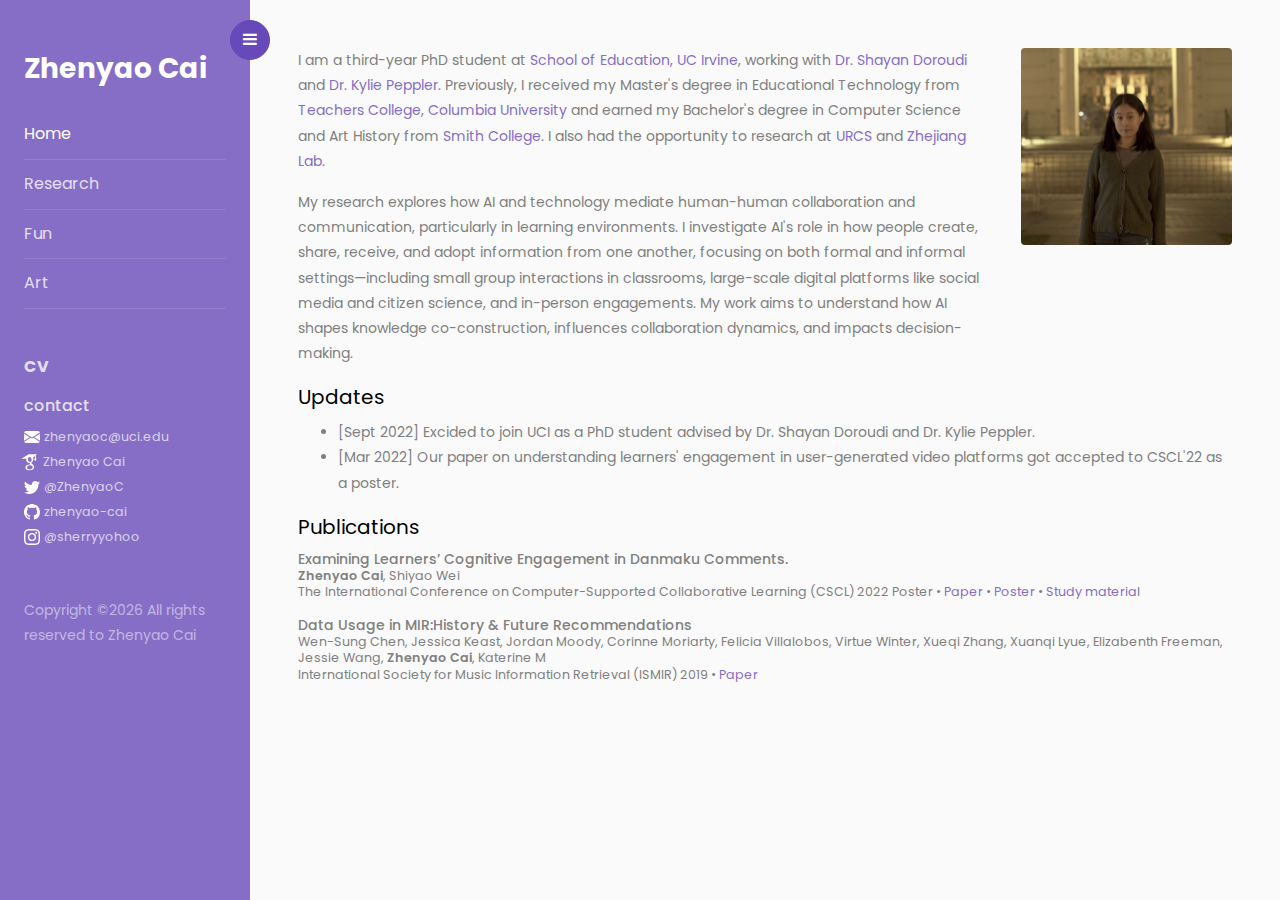
<file: index.html>
<!doctype html>
<html lang="en">
  <head>
  	<title>Zhenyao Cai</title>
    <meta charset="utf-8">
	<meta name="viewport" content="width=device-width, initial-scale=1, shrink-to-fit=no">
    <meta name="description" content="Zhenyao Cai is a PhD student at UC Irvine doing research in Educational Technology,  Human-Computer Interaction, Learning Analytics, and Computer-Supported Cooperative Learning.">
    <meta name="google-site-verification" content="rVnuIRYs2YvLeyt1aRFhB-Tp7AZNnEi5dQWVwfLexxQ" />
    <link href="https://fonts.googleapis.com/css?family=Poppins:300,400,500,600,700,800,900" rel="stylesheet">
	<link rel="stylesheet" href="https://stackpath.bootstrapcdn.com/font-awesome/4.7.0/css/font-awesome.min.css">
	<link rel="stylesheet" href="css/style.css">
	<link rel="stylesheet" href="css/main.css">
  </head>
  <body>
		
		<div class="wrapper d-flex align-items-stretch">
			<nav id="sidebar">
				<div class="custom-menu">
					<button type="button" id="sidebarCollapse" class="btn btn-primary" onclick="openNav()">
						<i class="fa fa-bars"></i>
						<span class="sr-only">Toggle Menu</span>
	        		</button>
        		</div>
				<div class="p-4 pt-5">
		  			<h3><a href="zhenyao-cai.github.io" class="logo">Zhenyao Cai</a></h3>
	       			 <ul class="list-unstyled components mb-5">
	          			<li class="active">
							<a href="zhenyao-cai.github.io">Home</a>
	          			</li>
	         			 <li>
	              			<a href="research.html">Research</a>
	          			</li>
			   			<li>
			  				<a href="fun.html">Fun</a>
	          			</li>
	          			<li>
              				<a href="art.html">Art</a>
	          			</li>
	        		</ul>
	        		<div class="mb-1">
						<a href="https://docs.google.com/document/d/1QBH0iCd8wVEYf1yAxKc5_ZMV6Z26frF0rEcZ8SMQSXg/edit?usp=sharing"><h3 class="h6">CV</h3></a>
					</div>
					<div class="mb-5 contact">
						<h6 class="h6">contact</h6>
						<div>
							<svg xmlns="http://www.w3.org/2000/svg" width="16" height="16" fill="currentColor" class="bi bi-envelope-fill" viewBox="0 0 16 16">
								<path d="M.05 3.555A2 2 0 0 1 2 2h12a2 2 0 0 1 1.95 1.555L8 8.414.05 3.555ZM0 4.697v7.104l5.803-3.558L0 4.697ZM6.761 8.83l-6.57 4.027A2 2 0 0 0 2 14h12a2 2 0 0 0 1.808-1.144l-6.57-4.027L8 9.586l-1.239-.757Zm3.436-.586L16 11.801V4.697l-5.803 3.546Z"/>
								</svg>
								<a href = "mailto: zhenyaoc@uci.edu"> zhenyaoc@uci.edu</a>
						</div>
						<div>
							<svg xmlns="http://www.w3.org/2000/svg" xmlns:xlink="http://www.w3.org/1999/xlink" width="20" transform="translate(-5,0)" zoomAndPan="magnify" viewBox="0 0 30 30.000001" height="20" preserveAspectRatio="xMidYMid meet" version="1.0">
								<defs><clipPath id="id1">
									<path d="M 3.386719 3 L 27.339844 3 L 27.339844 28 L 3.386719 28 Z M 3.386719 3 " clip-rule="nonzero"/></clipPath></defs>
									<g clip-path="url(#id1)"><path fill="#fff" d="M 14.660156 3.25 L 3.386719 10.308594 L 11.125 10.308594 C 11.097656 10.417969 11.050781 10.515625 11.027344 10.625 C 10.960938 10.964844 10.910156 11.34375 10.910156 11.734375 C 10.910156 16.773438 16.054688 16.207031 16.054688 16.207031 L 16.054688 17.492188 C 16.054688 18.011719 16.734375 17.832031 16.816406 18.890625 C 16.476562 18.890625 9.691406 18.695312 9.691406 23.277344 C 9.691406 27.882812 15.679688 27.65625 15.679688 27.65625 C 15.679688 27.65625 22.59375 27.964844 22.59375 22.273438 C 22.597656 18.871094 18.636719 17.765625 18.636719 16.398438 C 18.636719 15.015625 21.621094 14.609375 21.621094 11.375 C 21.621094 9.960938 21.523438 8.953125 20.890625 8.238281 C 20.84375 8.1875 20.808594 8.152344 20.761719 8.121094 C 20.75 8.109375 20.738281 8.101562 20.726562 8.09375 L 20.898438 8.09375 L 23.816406 5.902344 L 23.816406 8.898438 C 23.816406 8.953125 23.820312 9.007812 23.832031 9.0625 C 23.609375 9.1875 23.429688 9.363281 23.300781 9.585938 C 23.171875 9.808594 23.109375 10.050781 23.113281 10.308594 L 23.113281 11.722656 C 23.109375 11.910156 23.144531 12.09375 23.214844 12.269531 C 23.285156 12.445312 23.386719 12.597656 23.515625 12.734375 C 23.648438 12.867188 23.804688 12.972656 23.976562 13.042969 C 24.152344 13.117188 24.332031 13.152344 24.519531 13.152344 C 24.710938 13.152344 24.890625 13.117188 25.066406 13.042969 C 25.238281 12.972656 25.390625 12.867188 25.523438 12.734375 C 25.65625 12.597656 25.757812 12.445312 25.828125 12.269531 C 25.898438 12.09375 25.933594 11.910156 25.929688 11.722656 L 25.929688 10.308594 C 25.933594 10.050781 25.871094 9.808594 25.742188 9.585938 C 25.613281 9.363281 25.433594 9.1875 25.207031 9.0625 C 25.21875 9.007812 25.226562 8.953125 25.226562 8.898438 L 25.226562 4.839844 L 27.339844 3.25 Z M 15.632812 7.5625 C 16.039062 7.542969 16.445312 7.640625 16.835938 7.863281 C 17.125 8.007812 17.402344 8.21875 17.644531 8.480469 C 18.148438 8.984375 18.570312 9.714844 18.796875 10.578125 C 19.332031 12.625 18.636719 14.597656 17.191406 14.96875 C 15.765625 15.375 14.171875 14.039062 13.621094 12.007812 C 13.378906 11.015625 13.410156 10.054688 13.6875 9.292969 C 13.691406 9.28125 13.695312 9.273438 13.699219 9.265625 C 13.703125 9.261719 13.710938 9.257812 13.714844 9.253906 C 13.792969 8.953125 13.921875 8.679688 14.082031 8.457031 C 14.371094 8.035156 14.753906 7.746094 15.226562 7.617188 C 15.363281 7.585938 15.496094 7.566406 15.632812 7.5625 Z M 16.183594 19.75 C 18.566406 19.570312 20.597656 20.886719 20.746094 22.675781 C 20.84375 24.449219 19.007812 26.027344 16.605469 26.1875 C 14.222656 26.351562 12.160156 25.050781 12.046875 23.277344 C 11.933594 21.492188 13.78125 19.929688 16.183594 19.75 Z M 16.183594 19.75 " fill-opacity="1" fill-rule="nonzero"/>
									</g>
							</svg>
							<a href = "https://scholar.google.com/citations?hl=en&user=I8AknPMAAAAJ" style="margin-left:-5px">Zhenyao Cai</a>
						</div>
						<div>
							<svg xmlns="http://www.w3.org/2000/svg" width="16" height="16" fill="currentColor" class="bi bi-twitter" viewBox="0 0 16 16">
								<path d="M5.026 15c6.038 0 9.341-5.003 9.341-9.334 0-.14 0-.282-.006-.422A6.685 6.685 0 0 0 16 3.542a6.658 6.658 0 0 1-1.889.518 3.301 3.301 0 0 0 1.447-1.817 6.533 6.533 0 0 1-2.087.793A3.286 3.286 0 0 0 7.875 6.03a9.325 9.325 0 0 1-6.767-3.429 3.289 3.289 0 0 0 1.018 4.382A3.323 3.323 0 0 1 .64 6.575v.045a3.288 3.288 0 0 0 2.632 3.218 3.203 3.203 0 0 1-.865.115 3.23 3.23 0 0 1-.614-.057 3.283 3.283 0 0 0 3.067 2.277A6.588 6.588 0 0 1 .78 13.58a6.32 6.32 0 0 1-.78-.045A9.344 9.344 0 0 0 5.026 15z"/>
							</svg>
							<a href = "https://twitter.com/ZhenyaoC">@ZhenyaoC</a>
						</div>
						<div class="contact-sub">
							<svg xmlns="http://www.w3.org/2000/svg" width="16" height="16" fill="currentColor" class="bi bi-github" viewBox="0 0 16 16">
								<path d="M8 0C3.58 0 0 3.58 0 8c0 3.54 2.29 6.53 5.47 7.59.4.07.55-.17.55-.38 0-.19-.01-.82-.01-1.49-2.01.37-2.53-.49-2.69-.94-.09-.23-.48-.94-.82-1.13-.28-.15-.68-.52-.01-.53.63-.01 1.08.58 1.23.82.72 1.21 1.87.87 2.33.66.07-.52.28-.87.51-1.07-1.78-.2-3.64-.89-3.64-3.95 0-.87.31-1.59.82-2.15-.08-.2-.36-1.02.08-2.12 0 0 .67-.21 2.2.82.64-.18 1.32-.27 2-.27.68 0 1.36.09 2 .27 1.53-1.04 2.2-.82 2.2-.82.44 1.1.16 1.92.08 2.12.51.56.82 1.27.82 2.15 0 3.07-1.87 3.75-3.65 3.95.29.25.54.73.54 1.48 0 1.07-.01 1.93-.01 2.2 0 .21.15.46.55.38A8.012 8.012 0 0 0 16 8c0-4.42-3.58-8-8-8z"/>
							</svg>
							<a href = "https://github.com/zhenyao-cai">zhenyao-cai</a>
						</div>
						<div>
							<svg xmlns="http://www.w3.org/2000/svg" width="16" height="16" fill="currentColor" class="bi bi-instagram" viewBox="0 0 16 16">
								<path d="M8 0C5.829 0 5.556.01 4.703.048 3.85.088 3.269.222 2.76.42a3.917 3.917 0 0 0-1.417.923A3.927 3.927 0 0 0 .42 2.76C.222 3.268.087 3.85.048 4.7.01 5.555 0 5.827 0 8.001c0 2.172.01 2.444.048 3.297.04.852.174 1.433.372 1.942.205.526.478.972.923 1.417.444.445.89.719 1.416.923.51.198 1.09.333 1.942.372C5.555 15.99 5.827 16 8 16s2.444-.01 3.298-.048c.851-.04 1.434-.174 1.943-.372a3.916 3.916 0 0 0 1.416-.923c.445-.445.718-.891.923-1.417.197-.509.332-1.09.372-1.942C15.99 10.445 16 10.173 16 8s-.01-2.445-.048-3.299c-.04-.851-.175-1.433-.372-1.941a3.926 3.926 0 0 0-.923-1.417A3.911 3.911 0 0 0 13.24.42c-.51-.198-1.092-.333-1.943-.372C10.443.01 10.172 0 7.998 0h.003zm-.717 1.442h.718c2.136 0 2.389.007 3.232.046.78.035 1.204.166 1.486.275.373.145.64.319.92.599.28.28.453.546.598.92.11.281.24.705.275 1.485.039.843.047 1.096.047 3.231s-.008 2.389-.047 3.232c-.035.78-.166 1.203-.275 1.485a2.47 2.47 0 0 1-.599.919c-.28.28-.546.453-.92.598-.28.11-.704.24-1.485.276-.843.038-1.096.047-3.232.047s-2.39-.009-3.233-.047c-.78-.036-1.203-.166-1.485-.276a2.478 2.478 0 0 1-.92-.598 2.48 2.48 0 0 1-.6-.92c-.109-.281-.24-.705-.275-1.485-.038-.843-.046-1.096-.046-3.233 0-2.136.008-2.388.046-3.231.036-.78.166-1.204.276-1.486.145-.373.319-.64.599-.92.28-.28.546-.453.92-.598.282-.11.705-.24 1.485-.276.738-.034 1.024-.044 2.515-.045v.002zm4.988 1.328a.96.96 0 1 0 0 1.92.96.96 0 0 0 0-1.92zm-4.27 1.122a4.109 4.109 0 1 0 0 8.217 4.109 4.109 0 0 0 0-8.217zm0 1.441a2.667 2.667 0 1 1 0 5.334 2.667 2.667 0 0 1 0-5.334z"/>
							</svg>
							<a href = "https://www.instagram.com/sherryyohoo/">@sherryyohoo</a>
						</div>
					</div>

					<div class="footer">
						<p>
							Copyright &copy;<script>document.write(new Date().getFullYear());</script> All rights reserved to Zhenyao Cai
						</p>
					</div>

	      		</div>
    		</nav>

        <!-- Page Content  -->
      <div id="content" class="p-4 p-md-5 pt-5">
		<div class="row">
			<div class="col-9">
				<p>I am a third-year PhD student at <a href="https://education.uci.edu/">School of Education, UC Irvine</a>, working with <a href="https://sites.google.com/uci.edu/shayan-doroudi">Dr. Shayan Doroudi</a> and <a href="https://creativitylabs.com">Dr. Kylie Peppler</a>. Previously, I received my Master's degree in Educational Technology from <a href="https://www.tc.columbia.edu/mathematics-science-and-technology/communication-media-and-learning-technologies-design/degrees--requirements/instructional-technology-and-media-ma/">Teachers College, Columbia University</a> and earned my Bachelor's degree in 
					Computer Science and Art History from <a href="https://www.smith.edu/academics/computer-science">Smith College</a>. I also had the opportunity to research at <a href="https://www.cs.rochester.edu/">URCS</a> and <a href="https://en.zhejianglab.com/">Zhejiang Lab</a>.</p>		
				<p>My research explores how AI and technology mediate human-human collaboration and communication, particularly in learning environments. I investigate AI's role in how people create, share, receive, and adopt information from one another, focusing on both formal and informal settings—including small group interactions in classrooms, large-scale digital platforms like social media and citizen science, and in-person engagements. My work aims to understand how AI shapes knowledge co-construction, influences collaboration dynamics, and impacts decision-making.</p>
					
			</div>
			<div class="col">
				<img src="images/profile-2.jpg" class="img-fluid  rounded" alt="Responsive image" >
			</div>
		</div>
		<h5 class="mb-2">Updates</h5>
		<ul>
			<li>[Sept 2022] Excided to join UCI as a PhD student advised by Dr. Shayan Doroudi and Dr. Kylie Peppler.</li>
			<li>[Mar 2022] Our paper on understanding learners' engagement in user-generated video platforms got accepted to CSCL'22 as a poster.</li>
		</ul>
		<h5 class="mb-2">Publications</h5>
		<div class="pub">
			<div class = "title">
				Examining Learners’ Cognitive Engagement in Danmaku Comments.
			</div>
			<div class = "author">
				<b style="font-weight:600">Zhenyao Cai</b>, Shiyao Wei
			</div>
			<div class = "venue">
				The International Conference on Computer-Supported Collaborative Learning (CSCL) 2022 Poster
				•
				<a href=documents/zcai_cscl2022.pdf>Paper</a> • 
				<a href=documents/isls-poster.pdf>Poster</a> •
				<a href=documents/Danmaku_suppmaterial.zip>Study material</a>
			</div>
		</div>
		<div class="pub">
			<div class = "title">
				Data Usage in MIR:History & Future Recommendations
			</div>
			<div class = "author">
				Wen-Sung Chen, Jessica Keast, Jordan Moody, Corinne Moriarty, Felicia Villalobos, Virtue
Winter, Xueqi Zhang, Xuanqi Lyue, Elizabenth Freeman, Jessie Wang, <b style="font-weight:600">Zhenyao Cai</b>, Katerine M
			</div>
			<div class = "venue">
				International Society for Music Information Retrieval (ISMIR) 2019
				•
				<a href=https://archives.ismir.net/ismir2019/paper/000001.pdf>Paper</a> 
			</div>
		</div>

	</div>
		</div>

    <script src="js/jquery.min.js"></script>
    <script src="js/popper.js"></script>
    <script src="js/bootstrap.min.js"></script>
    <script src="js/main.js"></script>
  </body>
</html>
</file>
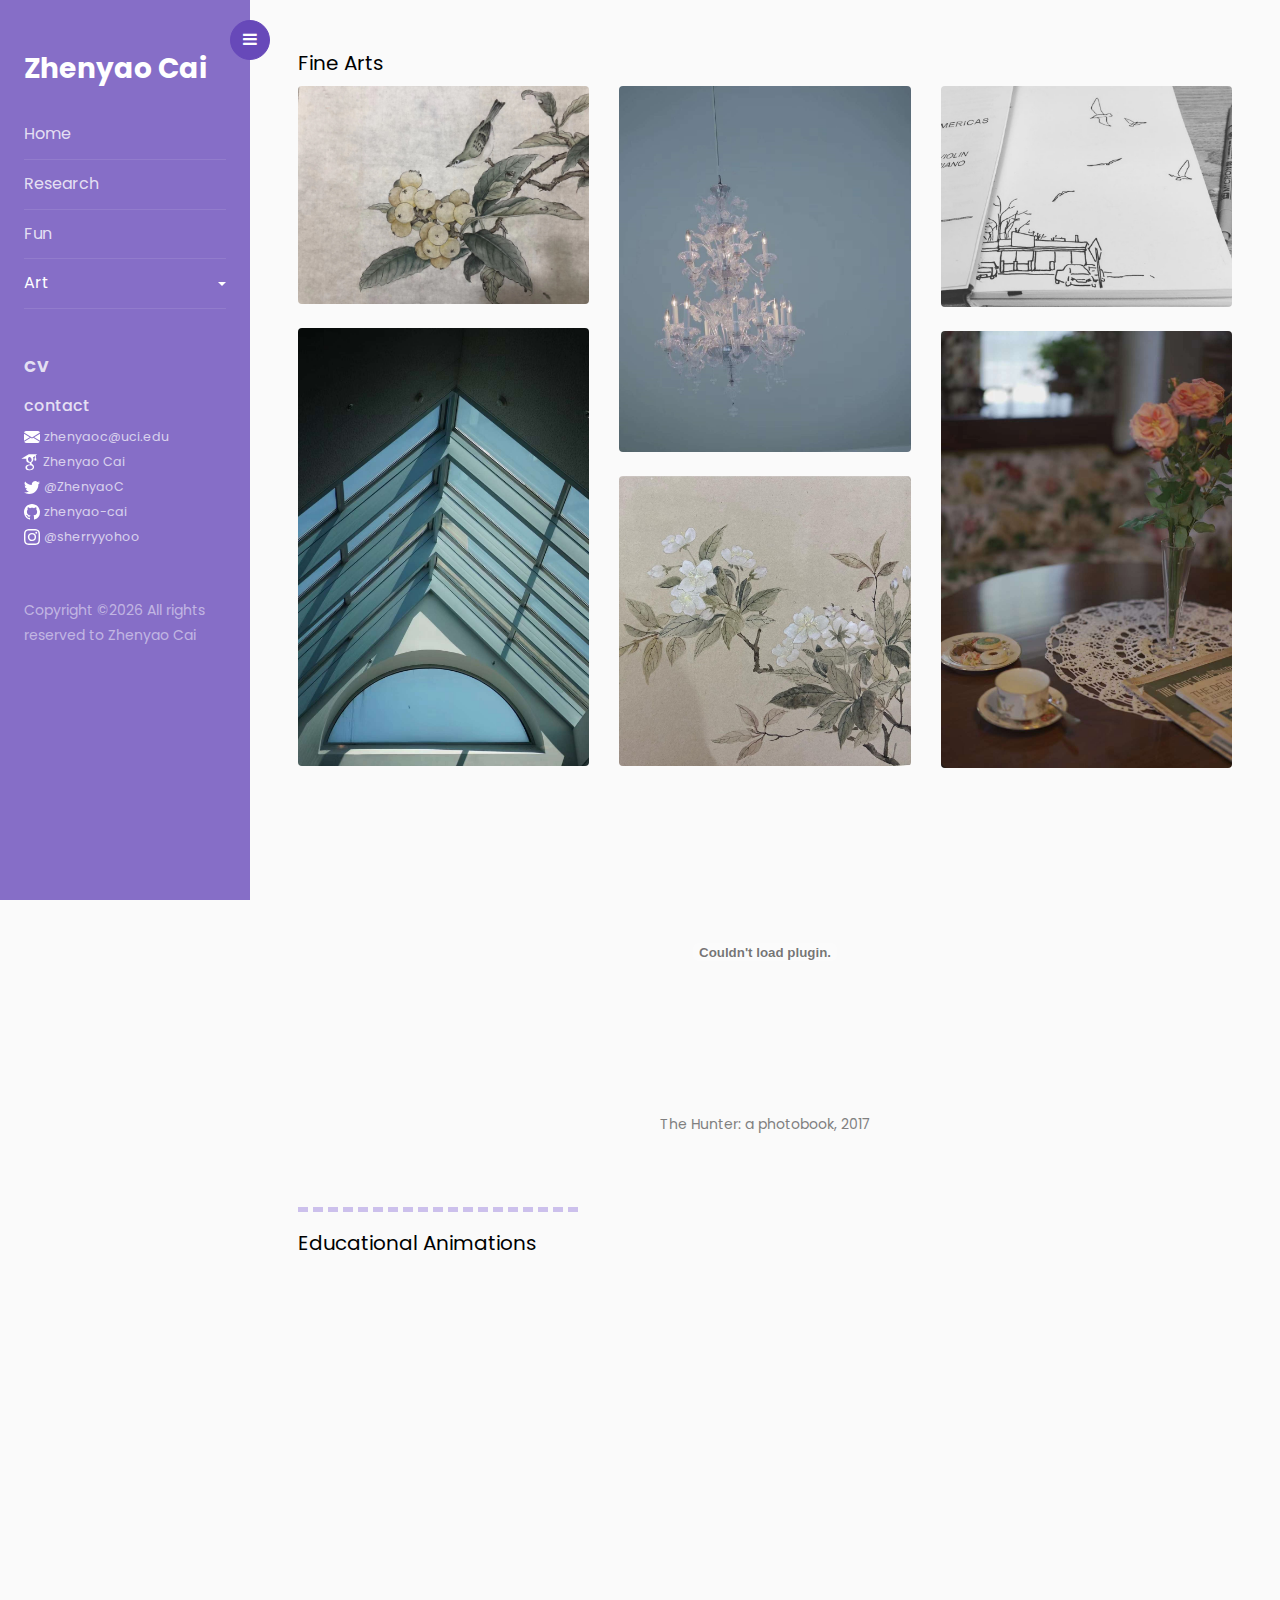
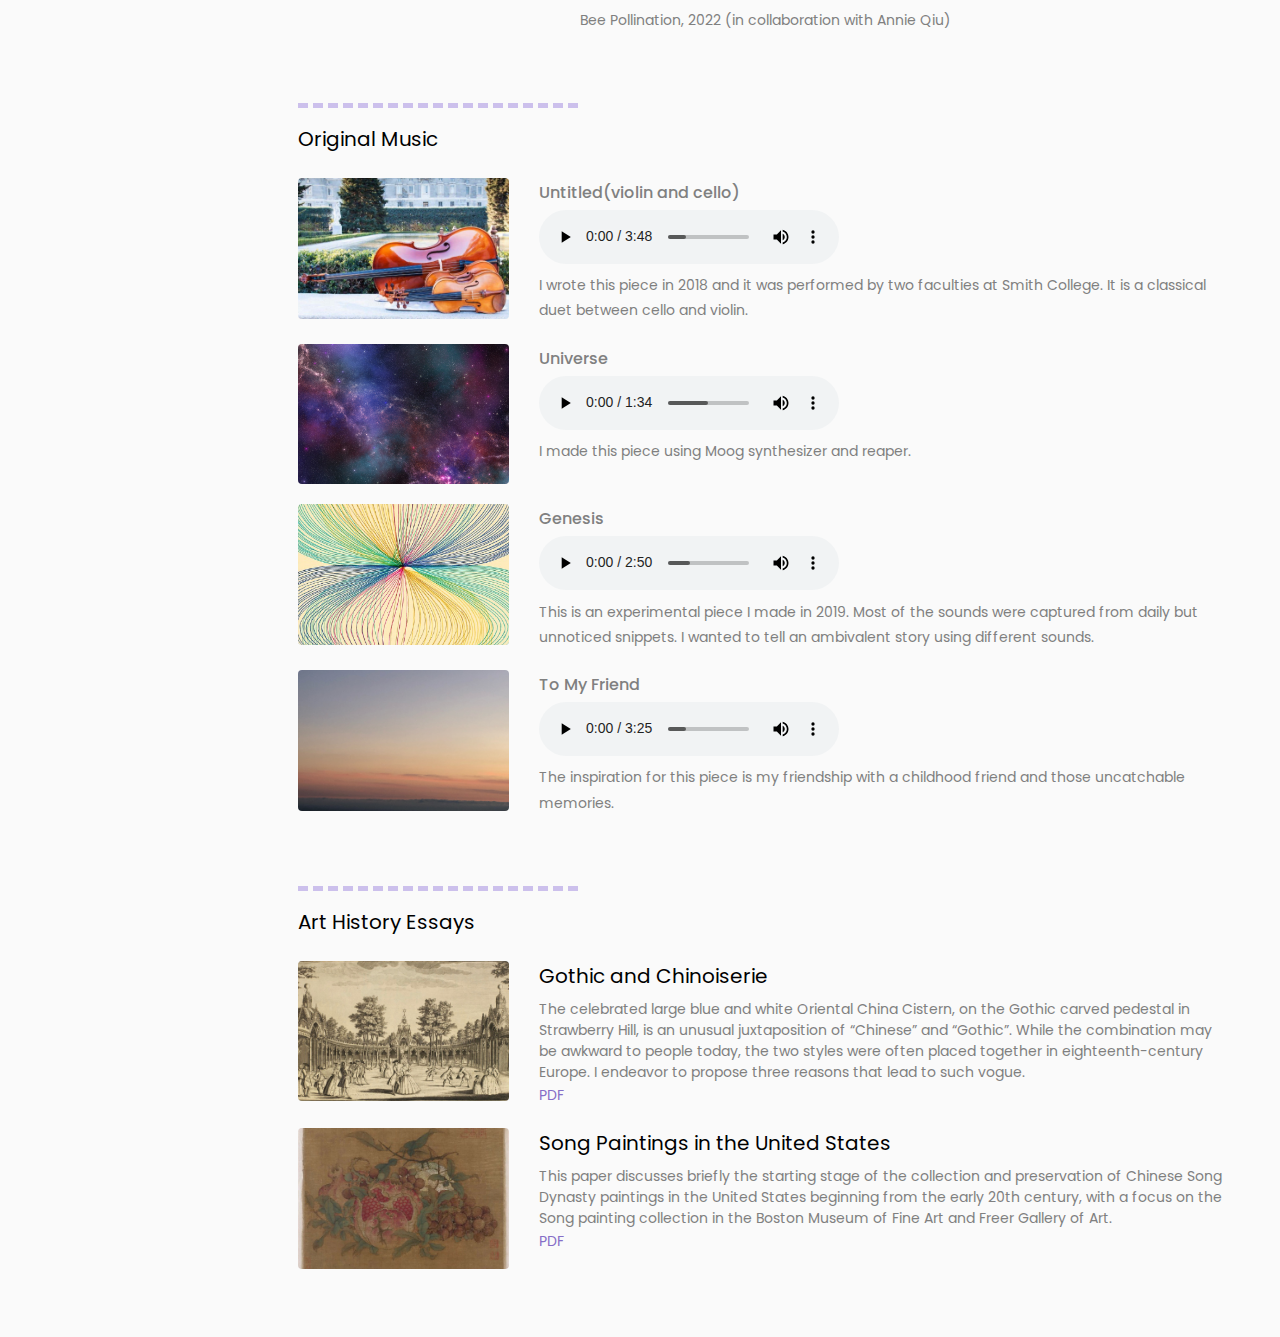
<file: art.html>
<!doctype html>
<html lang="en">
  <head>
  	<title>Zhenyao Cai</title>
    <meta charset="utf-8">
    <meta name="viewport" content="width=device-width, initial-scale=1, shrink-to-fit=no">

    <link href="https://fonts.googleapis.com/css?family=Poppins:300,400,500,600,700,800,900" rel="stylesheet">
	<link rel="stylesheet" href="https://stackpath.bootstrapcdn.com/font-awesome/4.7.0/css/font-awesome.min.css">
	<link rel="stylesheet" href="css/style.css">
	<link rel="stylesheet" href="css/main.css">
  </head>
  <body>
		
		<div class="wrapper d-flex align-items-stretch">
			<nav id="sidebar">
				<div class="custom-menu">
					<button type="button" id="sidebarCollapse" class="btn btn-primary" onclick="openNav()">
						<i class="fa fa-bars"></i>
						<span class="sr-only">Toggle Menu</span>
	        		</button>
        		</div>
				<div class="p-4 pt-5">
		  			<h3><a href="index.html" class="logo">Zhenyao Cai</a></h3>
	       			 <ul class="list-unstyled components mb-5">
	          			<li>
							<a href="index.html">Home</a>
	          			</li>
	         			 <li>
	              			<a href="research.html">Research</a>
	          			</li>
			   			<li>
			  				<a href="fun.html">Fun</a>
	          			</li>
	          			<li class="active">
							<a href="#artSubmenu" data-toggle="collapse" aria-expanded="false" class="dropdown-toggle">Art</a>
							<ul class="collapse list-unstyled" id="artSubmenu">
							  <li>
								  <a href="art.html#finearts">Fine Arts</a>
							  </li>
							  <li>
								  <a href="art.html#animation">Educational Animations</a>
							  </li>
							  <li>
								  <a href="art.html#music">Music</a>
							  </li>
							  <li>
									<a href="art.html#essay">Essays</a>
							 </li>
							</ul>
	          			</li>
	        		</ul>
	        		<div class="mb-1">
						<a href="https://docs.google.com/document/d/1QBH0iCd8wVEYf1yAxKc5_ZMV6Z26frF0rEcZ8SMQSXg/edit?usp=sharing"><h3 class="h6">CV</h3></a>
					</div>
					<div class="mb-5 contact">
						<h6 class="h6">contact</h6>
						<div>
							<svg xmlns="http://www.w3.org/2000/svg" width="16" height="16" fill="currentColor" class="bi bi-envelope-fill" viewBox="0 0 16 16">
								<path d="M.05 3.555A2 2 0 0 1 2 2h12a2 2 0 0 1 1.95 1.555L8 8.414.05 3.555ZM0 4.697v7.104l5.803-3.558L0 4.697ZM6.761 8.83l-6.57 4.027A2 2 0 0 0 2 14h12a2 2 0 0 0 1.808-1.144l-6.57-4.027L8 9.586l-1.239-.757Zm3.436-.586L16 11.801V4.697l-5.803 3.546Z"/>
								</svg>
								<a href = "mailto: zhenyaoc@uci.edu"> zhenyaoc@uci.edu</a>
						</div>
						<div>
							<svg xmlns="http://www.w3.org/2000/svg" xmlns:xlink="http://www.w3.org/1999/xlink" width="20" transform="translate(-5,0)" zoomAndPan="magnify" viewBox="0 0 30 30.000001" height="20" preserveAspectRatio="xMidYMid meet" version="1.0">
								<defs><clipPath id="id1">
									<path d="M 3.386719 3 L 27.339844 3 L 27.339844 28 L 3.386719 28 Z M 3.386719 3 " clip-rule="nonzero"/></clipPath></defs>
									<g clip-path="url(#id1)"><path fill="#fff" d="M 14.660156 3.25 L 3.386719 10.308594 L 11.125 10.308594 C 11.097656 10.417969 11.050781 10.515625 11.027344 10.625 C 10.960938 10.964844 10.910156 11.34375 10.910156 11.734375 C 10.910156 16.773438 16.054688 16.207031 16.054688 16.207031 L 16.054688 17.492188 C 16.054688 18.011719 16.734375 17.832031 16.816406 18.890625 C 16.476562 18.890625 9.691406 18.695312 9.691406 23.277344 C 9.691406 27.882812 15.679688 27.65625 15.679688 27.65625 C 15.679688 27.65625 22.59375 27.964844 22.59375 22.273438 C 22.597656 18.871094 18.636719 17.765625 18.636719 16.398438 C 18.636719 15.015625 21.621094 14.609375 21.621094 11.375 C 21.621094 9.960938 21.523438 8.953125 20.890625 8.238281 C 20.84375 8.1875 20.808594 8.152344 20.761719 8.121094 C 20.75 8.109375 20.738281 8.101562 20.726562 8.09375 L 20.898438 8.09375 L 23.816406 5.902344 L 23.816406 8.898438 C 23.816406 8.953125 23.820312 9.007812 23.832031 9.0625 C 23.609375 9.1875 23.429688 9.363281 23.300781 9.585938 C 23.171875 9.808594 23.109375 10.050781 23.113281 10.308594 L 23.113281 11.722656 C 23.109375 11.910156 23.144531 12.09375 23.214844 12.269531 C 23.285156 12.445312 23.386719 12.597656 23.515625 12.734375 C 23.648438 12.867188 23.804688 12.972656 23.976562 13.042969 C 24.152344 13.117188 24.332031 13.152344 24.519531 13.152344 C 24.710938 13.152344 24.890625 13.117188 25.066406 13.042969 C 25.238281 12.972656 25.390625 12.867188 25.523438 12.734375 C 25.65625 12.597656 25.757812 12.445312 25.828125 12.269531 C 25.898438 12.09375 25.933594 11.910156 25.929688 11.722656 L 25.929688 10.308594 C 25.933594 10.050781 25.871094 9.808594 25.742188 9.585938 C 25.613281 9.363281 25.433594 9.1875 25.207031 9.0625 C 25.21875 9.007812 25.226562 8.953125 25.226562 8.898438 L 25.226562 4.839844 L 27.339844 3.25 Z M 15.632812 7.5625 C 16.039062 7.542969 16.445312 7.640625 16.835938 7.863281 C 17.125 8.007812 17.402344 8.21875 17.644531 8.480469 C 18.148438 8.984375 18.570312 9.714844 18.796875 10.578125 C 19.332031 12.625 18.636719 14.597656 17.191406 14.96875 C 15.765625 15.375 14.171875 14.039062 13.621094 12.007812 C 13.378906 11.015625 13.410156 10.054688 13.6875 9.292969 C 13.691406 9.28125 13.695312 9.273438 13.699219 9.265625 C 13.703125 9.261719 13.710938 9.257812 13.714844 9.253906 C 13.792969 8.953125 13.921875 8.679688 14.082031 8.457031 C 14.371094 8.035156 14.753906 7.746094 15.226562 7.617188 C 15.363281 7.585938 15.496094 7.566406 15.632812 7.5625 Z M 16.183594 19.75 C 18.566406 19.570312 20.597656 20.886719 20.746094 22.675781 C 20.84375 24.449219 19.007812 26.027344 16.605469 26.1875 C 14.222656 26.351562 12.160156 25.050781 12.046875 23.277344 C 11.933594 21.492188 13.78125 19.929688 16.183594 19.75 Z M 16.183594 19.75 " fill-opacity="1" fill-rule="nonzero"/>
									</g>
							</svg>
							<a href = "https://scholar.google.com/citations?hl=en&user=I8AknPMAAAAJ" style="margin-left:-5px">Zhenyao Cai</a>
						</div>
						<div>
							<svg xmlns="http://www.w3.org/2000/svg" width="16" height="16" fill="currentColor" class="bi bi-twitter" viewBox="0 0 16 16">
								<path d="M5.026 15c6.038 0 9.341-5.003 9.341-9.334 0-.14 0-.282-.006-.422A6.685 6.685 0 0 0 16 3.542a6.658 6.658 0 0 1-1.889.518 3.301 3.301 0 0 0 1.447-1.817 6.533 6.533 0 0 1-2.087.793A3.286 3.286 0 0 0 7.875 6.03a9.325 9.325 0 0 1-6.767-3.429 3.289 3.289 0 0 0 1.018 4.382A3.323 3.323 0 0 1 .64 6.575v.045a3.288 3.288 0 0 0 2.632 3.218 3.203 3.203 0 0 1-.865.115 3.23 3.23 0 0 1-.614-.057 3.283 3.283 0 0 0 3.067 2.277A6.588 6.588 0 0 1 .78 13.58a6.32 6.32 0 0 1-.78-.045A9.344 9.344 0 0 0 5.026 15z"/>
							</svg>
							<a href = "https://twitter.com/ZhenyaoC">@ZhenyaoC</a>
						</div>
						<div class="contact-sub">
							<svg xmlns="http://www.w3.org/2000/svg" width="16" height="16" fill="currentColor" class="bi bi-github" viewBox="0 0 16 16">
								<path d="M8 0C3.58 0 0 3.58 0 8c0 3.54 2.29 6.53 5.47 7.59.4.07.55-.17.55-.38 0-.19-.01-.82-.01-1.49-2.01.37-2.53-.49-2.69-.94-.09-.23-.48-.94-.82-1.13-.28-.15-.68-.52-.01-.53.63-.01 1.08.58 1.23.82.72 1.21 1.87.87 2.33.66.07-.52.28-.87.51-1.07-1.78-.2-3.64-.89-3.64-3.95 0-.87.31-1.59.82-2.15-.08-.2-.36-1.02.08-2.12 0 0 .67-.21 2.2.82.64-.18 1.32-.27 2-.27.68 0 1.36.09 2 .27 1.53-1.04 2.2-.82 2.2-.82.44 1.1.16 1.92.08 2.12.51.56.82 1.27.82 2.15 0 3.07-1.87 3.75-3.65 3.95.29.25.54.73.54 1.48 0 1.07-.01 1.93-.01 2.2 0 .21.15.46.55.38A8.012 8.012 0 0 0 16 8c0-4.42-3.58-8-8-8z"/>
							</svg>
							<a href = "https://github.com/zhenyao-cai">zhenyao-cai</a>
						</div>
						<div>
							<svg xmlns="http://www.w3.org/2000/svg" width="16" height="16" fill="currentColor" class="bi bi-instagram" viewBox="0 0 16 16">
								<path d="M8 0C5.829 0 5.556.01 4.703.048 3.85.088 3.269.222 2.76.42a3.917 3.917 0 0 0-1.417.923A3.927 3.927 0 0 0 .42 2.76C.222 3.268.087 3.85.048 4.7.01 5.555 0 5.827 0 8.001c0 2.172.01 2.444.048 3.297.04.852.174 1.433.372 1.942.205.526.478.972.923 1.417.444.445.89.719 1.416.923.51.198 1.09.333 1.942.372C5.555 15.99 5.827 16 8 16s2.444-.01 3.298-.048c.851-.04 1.434-.174 1.943-.372a3.916 3.916 0 0 0 1.416-.923c.445-.445.718-.891.923-1.417.197-.509.332-1.09.372-1.942C15.99 10.445 16 10.173 16 8s-.01-2.445-.048-3.299c-.04-.851-.175-1.433-.372-1.941a3.926 3.926 0 0 0-.923-1.417A3.911 3.911 0 0 0 13.24.42c-.51-.198-1.092-.333-1.943-.372C10.443.01 10.172 0 7.998 0h.003zm-.717 1.442h.718c2.136 0 2.389.007 3.232.046.78.035 1.204.166 1.486.275.373.145.64.319.92.599.28.28.453.546.598.92.11.281.24.705.275 1.485.039.843.047 1.096.047 3.231s-.008 2.389-.047 3.232c-.035.78-.166 1.203-.275 1.485a2.47 2.47 0 0 1-.599.919c-.28.28-.546.453-.92.598-.28.11-.704.24-1.485.276-.843.038-1.096.047-3.232.047s-2.39-.009-3.233-.047c-.78-.036-1.203-.166-1.485-.276a2.478 2.478 0 0 1-.92-.598 2.48 2.48 0 0 1-.6-.92c-.109-.281-.24-.705-.275-1.485-.038-.843-.046-1.096-.046-3.233 0-2.136.008-2.388.046-3.231.036-.78.166-1.204.276-1.486.145-.373.319-.64.599-.92.28-.28.546-.453.92-.598.282-.11.705-.24 1.485-.276.738-.034 1.024-.044 2.515-.045v.002zm4.988 1.328a.96.96 0 1 0 0 1.92.96.96 0 0 0 0-1.92zm-4.27 1.122a4.109 4.109 0 1 0 0 8.217 4.109 4.109 0 0 0 0-8.217zm0 1.441a2.667 2.667 0 1 1 0 5.334 2.667 2.667 0 0 1 0-5.334z"/>
							</svg>
							<a href = "https://www.instagram.com/sherryyohoo/">@sherryyohoo</a>
						</div>
					</div>

					<div class="footer">
						<p>
							Copyright &copy;<script>document.write(new Date().getFullYear());</script> All rights reserved to Zhenyao Cai
						</p>
					</div>

	      		</div>
    		</nav>

        <!-- Page Content  -->
		<div id="content" class="p-4 p-md-5 pt-5">
			<section>
				<div id="finearts">
					<h5 class="mb-2">Fine Arts</h5>
					<!-- Gallery -->
					<div class="row">
						<div class="col-lg-4 col-md-12 mb-4 mb-lg-0">
						<img
							src="images/art/pipa.jpg"
							class="w-100 shadow-1-strong rounded mb-4"
							alt="Chinese Fine painting"
						/>
					
						<img
							src="images/art/ceiling.jpg"
							class="w-100 shadow-1-strong rounded mb-4"
							alt="Wintry Mountain Landscape"
						/>
						</div>
					
						<div class="col-lg-4 mb-4 mb-lg-0">
						<img
							src="images/art/light.jpg"
							class="w-100 shadow-1-strong rounded mb-4"
							alt="Glassy Lights in the Dark"
						/>
					
						<img
							src="images/art/whiteflower.jpg"
							class="w-100 shadow-1-strong rounded mb-4"
							alt="Chinese Fine painting"
						/>
						</div>
					
						<div class="col-lg-4 mb-4 mb-lg-0">
						<img
							src="images/art/birdillustration.jpg"
							class="w-100 shadow-1-strong rounded mb-4"
							alt="Illustration at Smith College"
						/>
					
						<img
							src="images/art/cofferose.jpg"
							class="w-100 shadow-1-strong rounded mb-4"
							alt="Morning Coffe and Rose"
						/>
						</div>
					</div>
					<!-- Gallery -->
					<div>
						<div class="d-flex justify-content-center embed-responsive embed-responsive-21by9 "style="width:80%; margin: 0 auto;">
							<embed src="documents/art/photobook.pdf"/>
						</div>
						<div class="d-flex justify-content-center">
							The Hunter: a photobook, 2017
						</div>
					</div>
				</div>
				<hr id="animation">
				<div >
					<h5 class="mb-4" id="animation">Educational Animations</h5>
					<div class="embed-responsive embed-responsive-16by9" style="width:60%; margin: 0 auto;">
						<iframe width="560" height="315" src="https://www.youtube.com/embed/videoseries?list=PL92jTnXi9Pg3oOmobNrtVuyjNji0CXM2w" title="YouTube video player" frameborder="0" allow="accelerometer; autoplay; clipboard-write; encrypted-media; gyroscope; picture-in-picture" allowfullscreen></iframe>
					</div>
					<div class="d-flex justify-content-center" style="margin-top: 10px;">
						Bee Pollination, 2022 (in collaboration with Annie Qiu)
					</div>
				</div>
				<hr id="music">
				<div>
					<h5 class="mb-4">Original Music</h5>
					<div class="project-entry">
						<div class="row">
							<div class="col-lg-3 col-md-2">
								<img src="images/art/duet.jpg" class="img-fluid  rounded">
							</div>
							<div class="col-lg-9 col-sm-6 col-md-10">
								<figure>
									<h6 style="margin-top: 5px;">Untitled(violin and cello)</h6>
									<audio controls="controls">
										<source src="documents/art/untitled.mp3" type="audio/mpeg">
									</audio>	
								</figure>
								<div style="margin-top: -15px;">
									I wrote this piece in 2018 and it was performed by two faculties at Smith College. It is a classical duet between cello and violin. 
								</div>
							</div>
						</div>
					</div>
					<div class="project-entry">
						<div class="row">
							<div class="col-lg-3 col-md-2">
								<img src="images/art/universe.jpg" class="img-fluid  rounded">
							</div>
							<div class="col-lg-9 col-sm-6 col-md-10">
								<figure>
									<h6 style="margin-top: 5px;">Universe</h6>
									<audio controls="controls">
										<source src="documents/art/universe.mp3" type="audio/mpeg">
									</audio>	
								</figure>
								<div style="margin-top: -15px;">
									I made this piece using Moog synthesizer and reaper.
								</div>
							</div>
						</div>
					</div>
					<div class="project-entry">
						<div class="row">
							<div class="col-lg-3 col-md-2">
								<img src="images/art/genesis.jpg" class="img-fluid  rounded">
							</div>
							<div class="col-lg-9 col-sm-6 col-md-10">
								<figure>
									<h6 style="margin-top: 5px;">Genesis</h6>
									<audio controls="controls">
										<source src="documents/art/genesis.mp3" type="audio/mpeg">
									</audio>	
								</figure>
								<div style="margin-top: -15px;">
									This is an experimental piece I made in 2019. Most of the sounds were captured from daily but unnoticed snippets. I wanted to tell an ambivalent story using different sounds.
								</div>
							</div>
						</div>
					</div>
					<div class="project-entry">
						<div class="row">
							<div class="col-lg-3 col-md-2">
								<img src="images/art/friend.jpg" class="img-fluid  rounded">
							</div>
							<div class="col-lg-9 col-sm-6 col-md-10">
								<figure>
									<h6 style="margin-top: 5px;">To My Friend</h6>
									<audio controls="controls">
										<source src="documents/art/friend.mp3" type="audio/mpeg">
									</audio>	
								</figure>
								<div style="margin-top: -15px;">
									The inspiration for this piece is my friendship with a childhood friend and those uncatchable memories. 
								</div>
							</div>
						</div>
					</div>
				</div>
				<hr id="essay">
				<div>
					<h5 class="mb-4" id="essay">Art History Essays</h5>
					<div class="project-entry">
						<div class="row">
							<div class="col-lg-3 col-md-4">
								<img src="images/art/gothic.jpg" class="img-fluid  rounded">
							</div>
							<div class="col-lg-9 col-sm-6 col-md-8">
								<h5> Gothic and Chinoiserie </h5>
								<div class="description">
									The celebrated large blue and white Oriental China Cistern, on the Gothic carved pedestal in Strawberry Hill, is an unusual juxtaposition of “Chinese” and “Gothic”. While the combination may be awkward to people today, the two styles were often placed together in eighteenth-century Europe. I endeavor to propose three reasons that lead to such vogue. 
								</div>
								<div>
									<a href=documents/art/gothic.pdf>PDF</a>
								</div>
							</div>
						</div>
					</div>
					<div class="project-entry">
						<div class="row">
							<div class="col-lg-3 col-md-4">
								<img src="images/art/songpaintings.jpg" class="img-fluid  rounded">
							</div>
							<div class="col-lg-9 col-sm-6 col-md-8">
								<h5> Song Paintings in the United States </h5>
								<div class="description">
									This paper discusses briefly the starting stage of the collection and preservation of Chinese Song Dynasty paintings in the United States beginning from the early 20th century, with a focus on the Song painting collection in the Boston Museum of Fine Art and Freer Gallery of Art. 
								</div>
								<div>
									<a href=documents/art/songpaintings.pdf>PDF</a>
								</div>
							</div>
						</div>
					</div>
				</div>
			</section>
		</div>
	</div>

    <script src="js/jquery.min.js"></script>
    <script src="js/popper.js"></script>
    <script src="js/bootstrap.min.js"></script>
    <script src="js/main.js"></script>
  </body>
</html>
</file>
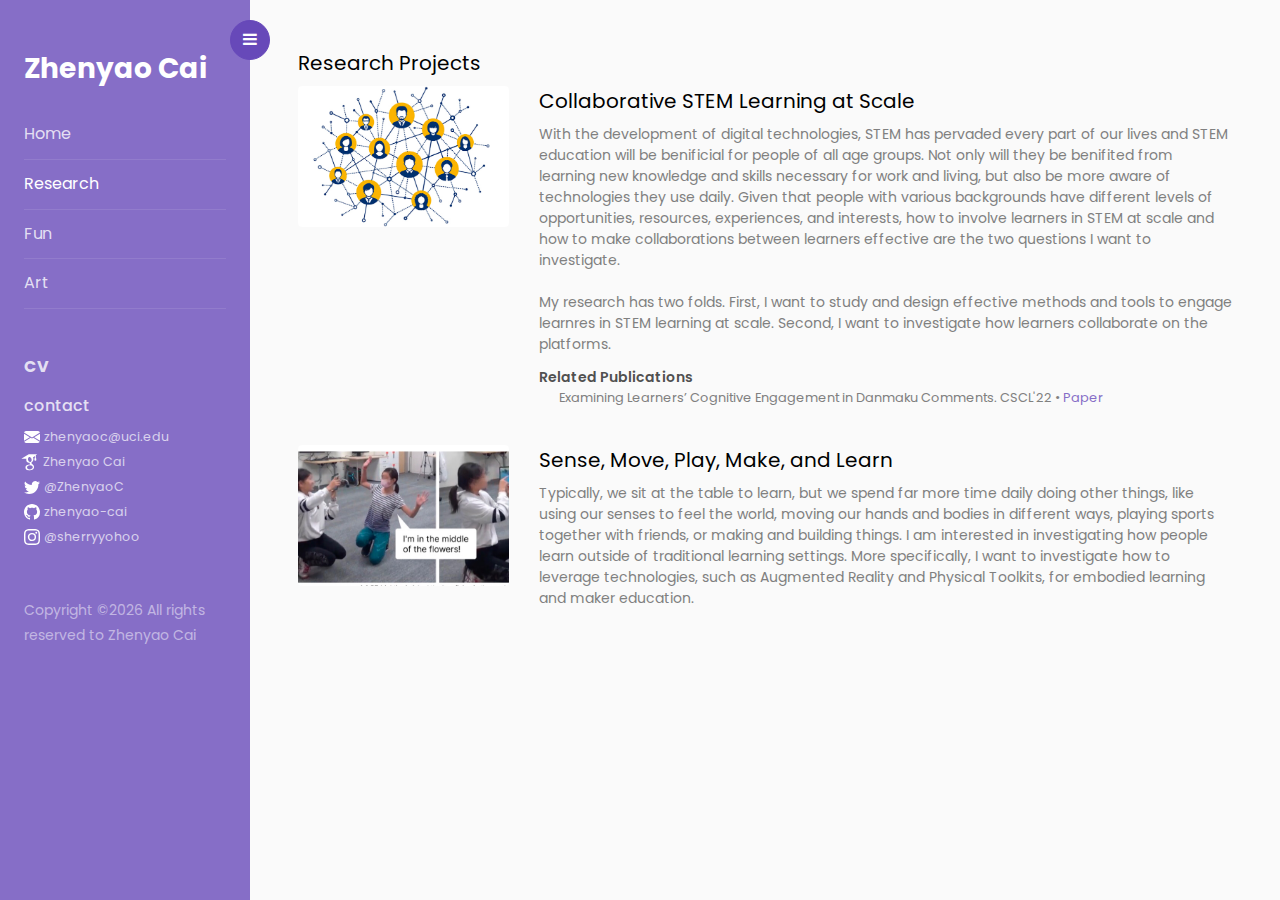
<file: research.html>
<!doctype html>
<html lang="en">
  <head>
  	<title>Zhenyao Cai</title>
    <meta charset="utf-8">
    <meta name="viewport" content="width=device-width, initial-scale=1, shrink-to-fit=no">

    <link href="https://fonts.googleapis.com/css?family=Poppins:300,400,500,600,700,800,900" rel="stylesheet">
	<link rel="stylesheet" href="https://stackpath.bootstrapcdn.com/font-awesome/4.7.0/css/font-awesome.min.css">
	<link rel="stylesheet" href="css/style.css">
	<link rel="stylesheet" href="css/main.css">
  </head>
  <body>
		
		<div class="wrapper d-flex align-items-stretch">
			<nav id="sidebar">
				<div class="custom-menu">
					<button type="button" id="sidebarCollapse" class="btn btn-primary" onclick="openNav()">
						<i class="fa fa-bars"></i>
						<span class="sr-only">Toggle Menu</span>
	        		</button>
        		</div>
				<div class="p-4 pt-5">
		  			<h3><a href="index.html" class="logo">Zhenyao Cai</a></h3>
	       			 <ul class="list-unstyled components mb-5">
	          			<li>
							<a href="index.html">Home</a>
	          			</li>
	         			 <li class="active">
	              			<a href="research.html">Research</a>
	          			</li>
			   			<li>
			  				<a href="fun.html">Fun</a>
	          			</li>
	          			<li>
              				<a href="art.html">Art</a>
	          			</li>
	        		</ul>
	        		<div class="mb-1">
						<a href="https://docs.google.com/document/d/1QBH0iCd8wVEYf1yAxKc5_ZMV6Z26frF0rEcZ8SMQSXg/edit?usp=sharing"><h3 class="h6">CV</h3></a>
					</div>
					<div class="mb-5 contact">
						<h6 class="h6">contact</h6>
						<div>
							<svg xmlns="http://www.w3.org/2000/svg" width="16" height="16" fill="currentColor" class="bi bi-envelope-fill" viewBox="0 0 16 16">
								<path d="M.05 3.555A2 2 0 0 1 2 2h12a2 2 0 0 1 1.95 1.555L8 8.414.05 3.555ZM0 4.697v7.104l5.803-3.558L0 4.697ZM6.761 8.83l-6.57 4.027A2 2 0 0 0 2 14h12a2 2 0 0 0 1.808-1.144l-6.57-4.027L8 9.586l-1.239-.757Zm3.436-.586L16 11.801V4.697l-5.803 3.546Z"/>
								</svg>
								<a href = "mailto: zhenyaoc@uci.edu"> zhenyaoc@uci.edu</a>
						</div>
						<div>
							<svg xmlns="http://www.w3.org/2000/svg" xmlns:xlink="http://www.w3.org/1999/xlink" width="20" transform="translate(-5,0)" zoomAndPan="magnify" viewBox="0 0 30 30.000001" height="20" preserveAspectRatio="xMidYMid meet" version="1.0">
								<defs><clipPath id="id1">
									<path d="M 3.386719 3 L 27.339844 3 L 27.339844 28 L 3.386719 28 Z M 3.386719 3 " clip-rule="nonzero"/></clipPath></defs>
									<g clip-path="url(#id1)"><path fill="#fff" d="M 14.660156 3.25 L 3.386719 10.308594 L 11.125 10.308594 C 11.097656 10.417969 11.050781 10.515625 11.027344 10.625 C 10.960938 10.964844 10.910156 11.34375 10.910156 11.734375 C 10.910156 16.773438 16.054688 16.207031 16.054688 16.207031 L 16.054688 17.492188 C 16.054688 18.011719 16.734375 17.832031 16.816406 18.890625 C 16.476562 18.890625 9.691406 18.695312 9.691406 23.277344 C 9.691406 27.882812 15.679688 27.65625 15.679688 27.65625 C 15.679688 27.65625 22.59375 27.964844 22.59375 22.273438 C 22.597656 18.871094 18.636719 17.765625 18.636719 16.398438 C 18.636719 15.015625 21.621094 14.609375 21.621094 11.375 C 21.621094 9.960938 21.523438 8.953125 20.890625 8.238281 C 20.84375 8.1875 20.808594 8.152344 20.761719 8.121094 C 20.75 8.109375 20.738281 8.101562 20.726562 8.09375 L 20.898438 8.09375 L 23.816406 5.902344 L 23.816406 8.898438 C 23.816406 8.953125 23.820312 9.007812 23.832031 9.0625 C 23.609375 9.1875 23.429688 9.363281 23.300781 9.585938 C 23.171875 9.808594 23.109375 10.050781 23.113281 10.308594 L 23.113281 11.722656 C 23.109375 11.910156 23.144531 12.09375 23.214844 12.269531 C 23.285156 12.445312 23.386719 12.597656 23.515625 12.734375 C 23.648438 12.867188 23.804688 12.972656 23.976562 13.042969 C 24.152344 13.117188 24.332031 13.152344 24.519531 13.152344 C 24.710938 13.152344 24.890625 13.117188 25.066406 13.042969 C 25.238281 12.972656 25.390625 12.867188 25.523438 12.734375 C 25.65625 12.597656 25.757812 12.445312 25.828125 12.269531 C 25.898438 12.09375 25.933594 11.910156 25.929688 11.722656 L 25.929688 10.308594 C 25.933594 10.050781 25.871094 9.808594 25.742188 9.585938 C 25.613281 9.363281 25.433594 9.1875 25.207031 9.0625 C 25.21875 9.007812 25.226562 8.953125 25.226562 8.898438 L 25.226562 4.839844 L 27.339844 3.25 Z M 15.632812 7.5625 C 16.039062 7.542969 16.445312 7.640625 16.835938 7.863281 C 17.125 8.007812 17.402344 8.21875 17.644531 8.480469 C 18.148438 8.984375 18.570312 9.714844 18.796875 10.578125 C 19.332031 12.625 18.636719 14.597656 17.191406 14.96875 C 15.765625 15.375 14.171875 14.039062 13.621094 12.007812 C 13.378906 11.015625 13.410156 10.054688 13.6875 9.292969 C 13.691406 9.28125 13.695312 9.273438 13.699219 9.265625 C 13.703125 9.261719 13.710938 9.257812 13.714844 9.253906 C 13.792969 8.953125 13.921875 8.679688 14.082031 8.457031 C 14.371094 8.035156 14.753906 7.746094 15.226562 7.617188 C 15.363281 7.585938 15.496094 7.566406 15.632812 7.5625 Z M 16.183594 19.75 C 18.566406 19.570312 20.597656 20.886719 20.746094 22.675781 C 20.84375 24.449219 19.007812 26.027344 16.605469 26.1875 C 14.222656 26.351562 12.160156 25.050781 12.046875 23.277344 C 11.933594 21.492188 13.78125 19.929688 16.183594 19.75 Z M 16.183594 19.75 " fill-opacity="1" fill-rule="nonzero"/>
									</g>
							</svg>
							<a href = "https://scholar.google.com/citations?hl=en&user=I8AknPMAAAAJ" style="margin-left:-5px">Zhenyao Cai</a>
						</div>
						<div>
							<svg xmlns="http://www.w3.org/2000/svg" width="16" height="16" fill="currentColor" class="bi bi-twitter" viewBox="0 0 16 16">
								<path d="M5.026 15c6.038 0 9.341-5.003 9.341-9.334 0-.14 0-.282-.006-.422A6.685 6.685 0 0 0 16 3.542a6.658 6.658 0 0 1-1.889.518 3.301 3.301 0 0 0 1.447-1.817 6.533 6.533 0 0 1-2.087.793A3.286 3.286 0 0 0 7.875 6.03a9.325 9.325 0 0 1-6.767-3.429 3.289 3.289 0 0 0 1.018 4.382A3.323 3.323 0 0 1 .64 6.575v.045a3.288 3.288 0 0 0 2.632 3.218 3.203 3.203 0 0 1-.865.115 3.23 3.23 0 0 1-.614-.057 3.283 3.283 0 0 0 3.067 2.277A6.588 6.588 0 0 1 .78 13.58a6.32 6.32 0 0 1-.78-.045A9.344 9.344 0 0 0 5.026 15z"/>
							</svg>
							<a href = "https://twitter.com/ZhenyaoC">@ZhenyaoC</a>
						</div>
						<div class="contact-sub">
							<svg xmlns="http://www.w3.org/2000/svg" width="16" height="16" fill="currentColor" class="bi bi-github" viewBox="0 0 16 16">
								<path d="M8 0C3.58 0 0 3.58 0 8c0 3.54 2.29 6.53 5.47 7.59.4.07.55-.17.55-.38 0-.19-.01-.82-.01-1.49-2.01.37-2.53-.49-2.69-.94-.09-.23-.48-.94-.82-1.13-.28-.15-.68-.52-.01-.53.63-.01 1.08.58 1.23.82.72 1.21 1.87.87 2.33.66.07-.52.28-.87.51-1.07-1.78-.2-3.64-.89-3.64-3.95 0-.87.31-1.59.82-2.15-.08-.2-.36-1.02.08-2.12 0 0 .67-.21 2.2.82.64-.18 1.32-.27 2-.27.68 0 1.36.09 2 .27 1.53-1.04 2.2-.82 2.2-.82.44 1.1.16 1.92.08 2.12.51.56.82 1.27.82 2.15 0 3.07-1.87 3.75-3.65 3.95.29.25.54.73.54 1.48 0 1.07-.01 1.93-.01 2.2 0 .21.15.46.55.38A8.012 8.012 0 0 0 16 8c0-4.42-3.58-8-8-8z"/>
							</svg>
							<a href = "https://github.com/zhenyao-cai">zhenyao-cai</a>
						</div>
						<div>
							<svg xmlns="http://www.w3.org/2000/svg" width="16" height="16" fill="currentColor" class="bi bi-instagram" viewBox="0 0 16 16">
								<path d="M8 0C5.829 0 5.556.01 4.703.048 3.85.088 3.269.222 2.76.42a3.917 3.917 0 0 0-1.417.923A3.927 3.927 0 0 0 .42 2.76C.222 3.268.087 3.85.048 4.7.01 5.555 0 5.827 0 8.001c0 2.172.01 2.444.048 3.297.04.852.174 1.433.372 1.942.205.526.478.972.923 1.417.444.445.89.719 1.416.923.51.198 1.09.333 1.942.372C5.555 15.99 5.827 16 8 16s2.444-.01 3.298-.048c.851-.04 1.434-.174 1.943-.372a3.916 3.916 0 0 0 1.416-.923c.445-.445.718-.891.923-1.417.197-.509.332-1.09.372-1.942C15.99 10.445 16 10.173 16 8s-.01-2.445-.048-3.299c-.04-.851-.175-1.433-.372-1.941a3.926 3.926 0 0 0-.923-1.417A3.911 3.911 0 0 0 13.24.42c-.51-.198-1.092-.333-1.943-.372C10.443.01 10.172 0 7.998 0h.003zm-.717 1.442h.718c2.136 0 2.389.007 3.232.046.78.035 1.204.166 1.486.275.373.145.64.319.92.599.28.28.453.546.598.92.11.281.24.705.275 1.485.039.843.047 1.096.047 3.231s-.008 2.389-.047 3.232c-.035.78-.166 1.203-.275 1.485a2.47 2.47 0 0 1-.599.919c-.28.28-.546.453-.92.598-.28.11-.704.24-1.485.276-.843.038-1.096.047-3.232.047s-2.39-.009-3.233-.047c-.78-.036-1.203-.166-1.485-.276a2.478 2.478 0 0 1-.92-.598 2.48 2.48 0 0 1-.6-.92c-.109-.281-.24-.705-.275-1.485-.038-.843-.046-1.096-.046-3.233 0-2.136.008-2.388.046-3.231.036-.78.166-1.204.276-1.486.145-.373.319-.64.599-.92.28-.28.546-.453.92-.598.282-.11.705-.24 1.485-.276.738-.034 1.024-.044 2.515-.045v.002zm4.988 1.328a.96.96 0 1 0 0 1.92.96.96 0 0 0 0-1.92zm-4.27 1.122a4.109 4.109 0 1 0 0 8.217 4.109 4.109 0 0 0 0-8.217zm0 1.441a2.667 2.667 0 1 1 0 5.334 2.667 2.667 0 0 1 0-5.334z"/>
							</svg>
							<a href = "https://www.instagram.com/sherryyohoo/">@sherryyohoo</a>
						</div>
					</div>

					<div class="footer">
						<p>
							Copyright &copy;<script>document.write(new Date().getFullYear());</script> All rights reserved to Zhenyao Cai
						</p>
					</div>

	      		</div>
    		</nav>

			<!-- Page Content  -->
			<div id="content" class="p-4 p-md-5 pt-5">
				<h5 class="mb-2">Research Projects</h5>
				<div class="project-entry">
					<div class="row">
						<div class="col-lg-3 col-md-4">
							<img src="images/projects/learningatscale.jpg" class="img-fluid  rounded">
						</div>
						<div class="col-lg-9 col-sm-6 col-md-8">
							<h5> Collaborative STEM Learning at Scale </h5>
							<div class="description">
								With the development of digital technologies, STEM has pervaded every part of our lives and STEM education will be benificial for people of all age groups. Not only will they be benifited from learning new knowledge and skills necessary for work and living, but also be more aware of technologies they use daily. 
								Given that people with various backgrounds have different levels of opportunities, resources, experiences, and interests, how to involve learners in STEM at scale and how to make collaborations between learners effective are the two questions I want to investigate.
								<br><br/>
								My research has two folds. First, I want to study and design effective methods and tools to engage learnres in STEM learning at scale. Second, I want to investigate how learners collaborate on the platforms.
							</div>
							<div>
								<p style="font-weight: 600; color: #505050; margin-top: 10px;">Related Publications</p>
								<p style="font-size: 92%; margin-top: -20px; margin-left: 20px;">Examining Learners’ Cognitive Engagement in Danmaku Comments. CSCL'22  •  <a href=documents/zcai_cscl2022.pdf>Paper</a></p>
							</div>
						</div>
					</div>
				</div>
				<div class="project-entry">
					<div class="row">
						<div class="col-lg-3 col-md-4">
							<img src="images/projects/embody.jpg" class="img-fluid rounded">
						</div>
						<div class="col-lg-9 col-sm-6 col-md-8">
							<h5> Sense, Move, Play, Make, and Learn </h5>
							<div class="description">
								Typically, we sit at the table to learn, but we spend far more time daily doing other things, like using our senses to feel the world, moving our hands and bodies in different ways, playing sports together with friends, or making and building things. I am interested in investigating how people learn outside of traditional learning settings. More specifically, I want to investigate how to leverage technologies, such as Augmented Reality and Physical Toolkits, for embodied learning and maker education.
								<br><br/>
							</div>
							<!--div>
								<p style="font-weight: 600; color: #505050; margin-top: 10px;">Related Publications</p>
								<p style="font-size: 92%; margin-top: -20px; margin-left: 20px;">Examining Learners’ Cognitive Engagement in Danmaku Comments. CSCL'22  •  <a href=documents/zcai_cscl2022.pdf>Paper</a></p>
							</div!-->
						</div>
					</div>
				</div>
			</div>
		</div>
	</div>

    <script src="js/jquery.min.js"></script>
    <script src="js/popper.js"></script>
    <script src="js/bootstrap.min.js"></script>
    <script src="js/main.js"></script>
  </body>
</html>
</file>
<file: css/main.css>
.pub{
    margin-bottom: 15px;
}
.title{
    line-height: 1.3;
    font-weight:500;
}
.author{
    font-size: 90%;
    line-height:1.3;
}

.venue{
    font-size: 90%;
    line-height:1.3;
}

.description{
    line-height:1.5;
}

.project-entry{
    margin-bottom: 20px;
}

#sidebar {
    height: 100%;
    position: fixed;
    z-index: 1;
  }

#content{
    margin-left: 250px;
}


hr {
margin-left:0;
margin-top: 70px;
width: 30%;
border-top: 5px dashed #CCC0EC;
justify-content: left;
}
</file>
